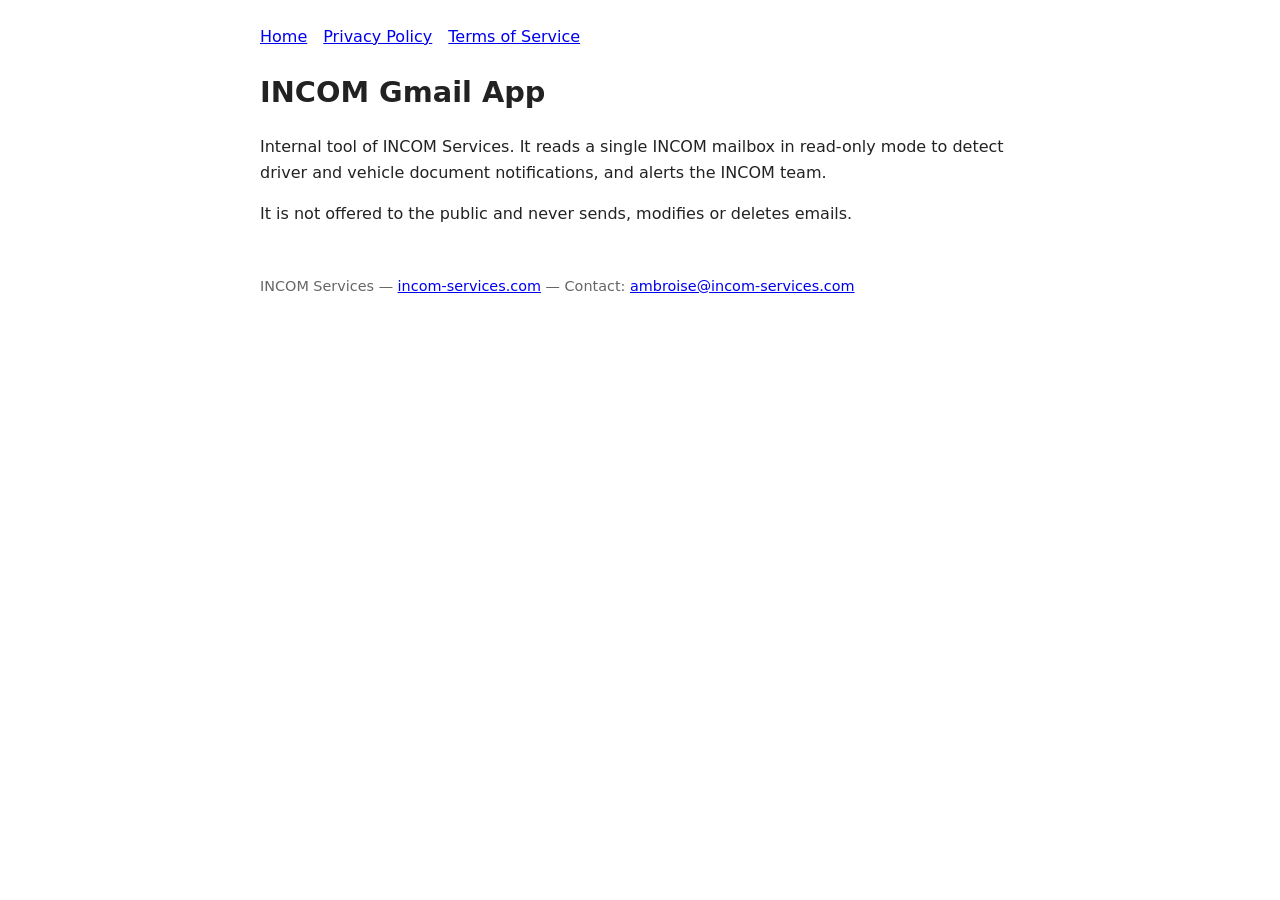
<file: index.html>
<!doctype html>
<html lang="en">
<head>
<meta charset="utf-8">
<meta name="viewport" content="width=device-width, initial-scale=1">
<title>INCOM Gmail App</title>
<link rel="stylesheet" href="style.css">
</head>
<body>
<nav><a href="./">Home</a><a href="privacy.html">Privacy Policy</a><a href="terms.html">Terms of Service</a></nav>
<h1>INCOM Gmail App</h1>
<p>Internal tool of INCOM Services. It reads a single INCOM mailbox in read-only mode to detect driver and vehicle document notifications, and alerts the INCOM team.</p>
<p>It is not offered to the public and never sends, modifies or deletes emails.</p>
<footer>INCOM Services — <a href="https://incom-services.com">incom-services.com</a> — Contact: <a href="mailto:ambroise@incom-services.com">ambroise@incom-services.com</a></footer>
</body></html>
</file>
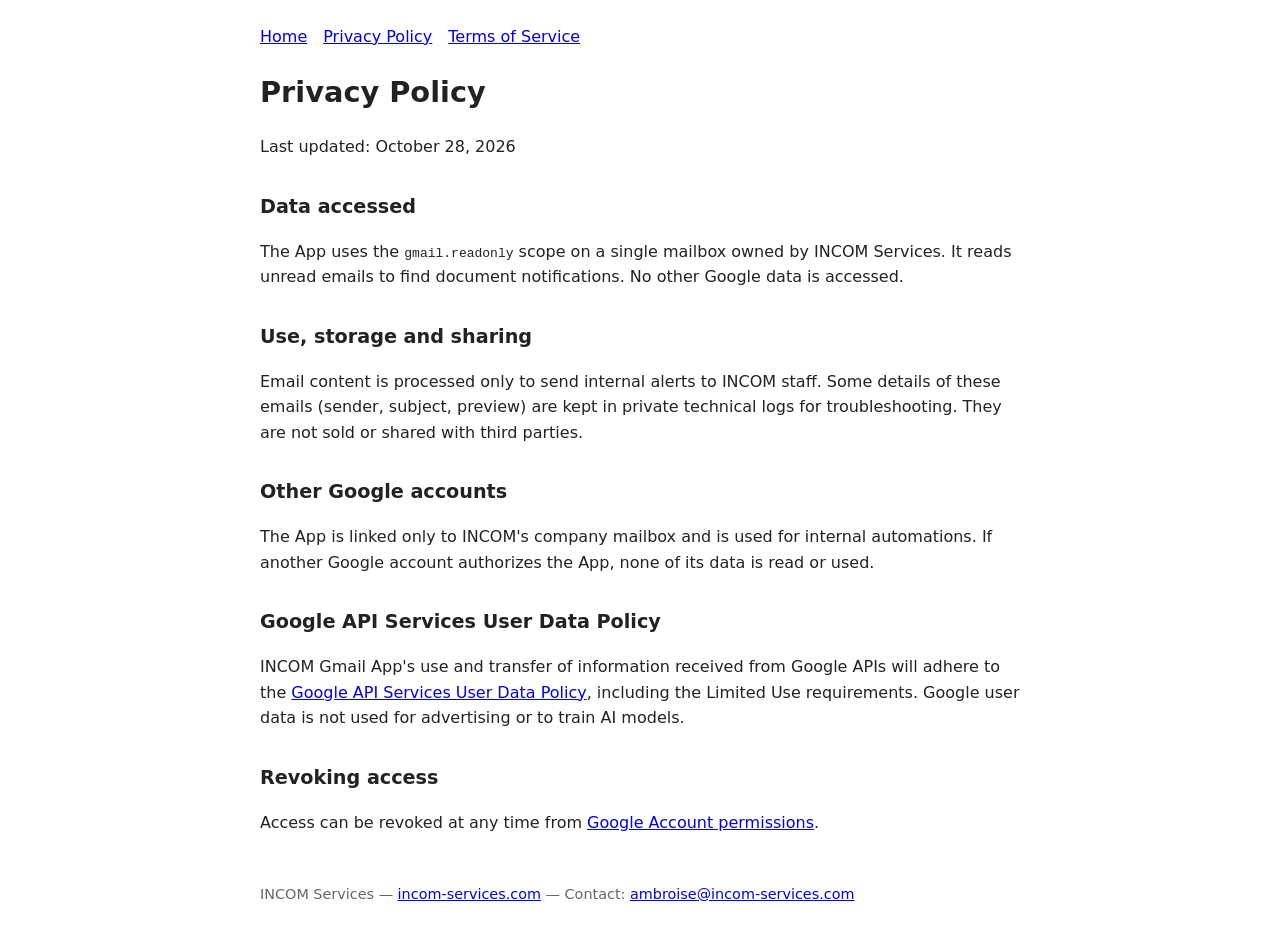
<file: privacy.html>
<!doctype html>
<html lang="en">
<head>
<meta charset="utf-8">
<meta name="viewport" content="width=device-width, initial-scale=1">
<title>Privacy Policy — INCOM Gmail App</title>
<link rel="stylesheet" href="style.css">
</head>
<body>
<nav><a href="./">Home</a><a href="privacy.html">Privacy Policy</a><a href="terms.html">Terms of Service</a></nav>
<h1>Privacy Policy</h1>
<p>Last updated: October 28, 2026</p>

<h2>Data accessed</h2>
<p>The App uses the <code>gmail.readonly</code> scope on a single mailbox owned by INCOM Services. It reads unread emails to find document notifications. No other Google data is accessed.</p>

<h2>Use, storage and sharing</h2>
<p>Email content is processed only to send internal alerts to INCOM staff. Some details of these emails (sender, subject, preview) are kept in private technical logs for troubleshooting. They are not sold or shared with third parties.</p>

<h2>Other Google accounts</h2>
<p>The App is linked only to INCOM's company mailbox and is used for internal automations. If another Google account authorizes the App, none of its data is read or used.</p>

<h2>Google API Services User Data Policy</h2>
<p>INCOM Gmail App's use and transfer of information received from Google APIs will adhere to the <a href="https://developers.google.com/terms/api-services-user-data-policy">Google API Services User Data Policy</a>, including the Limited Use requirements. Google user data is not used for advertising or to train AI models.</p>

<h2>Revoking access</h2>
<p>Access can be revoked at any time from <a href="https://myaccount.google.com/permissions">Google Account permissions</a>.</p>
<footer>INCOM Services — <a href="https://incom-services.com">incom-services.com</a> — Contact: <a href="mailto:ambroise@incom-services.com">ambroise@incom-services.com</a></footer>
</body></html>
</file>
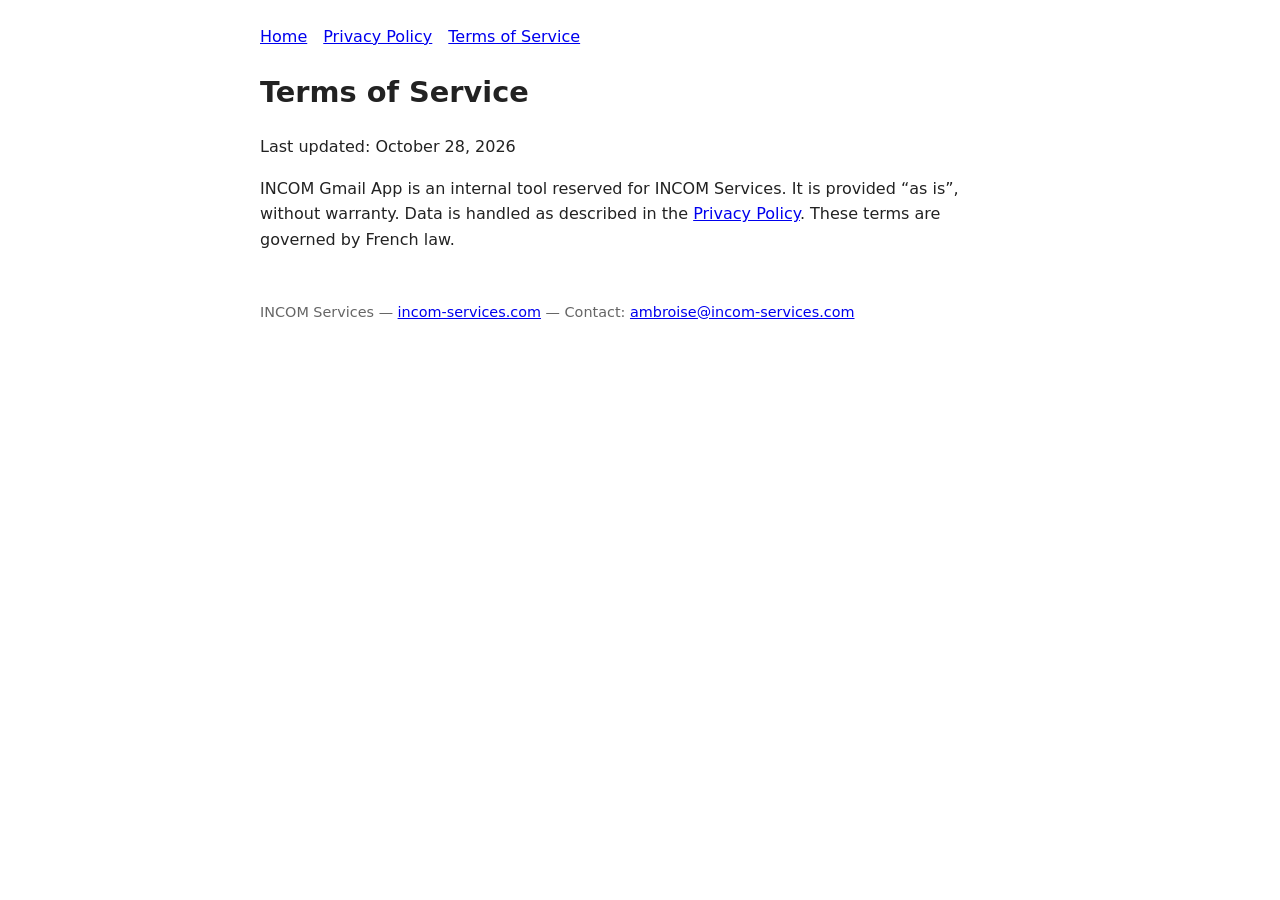
<file: terms.html>
<!doctype html>
<html lang="en">
<head>
<meta charset="utf-8">
<meta name="viewport" content="width=device-width, initial-scale=1">
<title>Terms of Service — INCOM Gmail App</title>
<link rel="stylesheet" href="style.css">
</head>
<body>
<nav><a href="./">Home</a><a href="privacy.html">Privacy Policy</a><a href="terms.html">Terms of Service</a></nav>
<h1>Terms of Service</h1>
<p>Last updated: October 28, 2026</p>
<p>INCOM Gmail App is an internal tool reserved for INCOM Services. It is provided “as is”, without warranty. Data is handled as described in the <a href="privacy.html">Privacy Policy</a>. These terms are governed by French law.</p>
<footer>INCOM Services — <a href="https://incom-services.com">incom-services.com</a> — Contact: <a href="mailto:ambroise@incom-services.com">ambroise@incom-services.com</a></footer>
</body></html>
</file>
<file: style.css>
body { font-family: system-ui, sans-serif; max-width: 760px; margin: 0 auto; padding: 24px 16px; line-height: 1.6; color: #222; background: #fff; }
nav a { margin-right: 16px; }
h1 { font-size: 1.8rem; }
h2 { font-size: 1.2rem; margin-top: 2rem; }
footer { margin-top: 3rem; font-size: .9rem; color: #666; }
</file>
